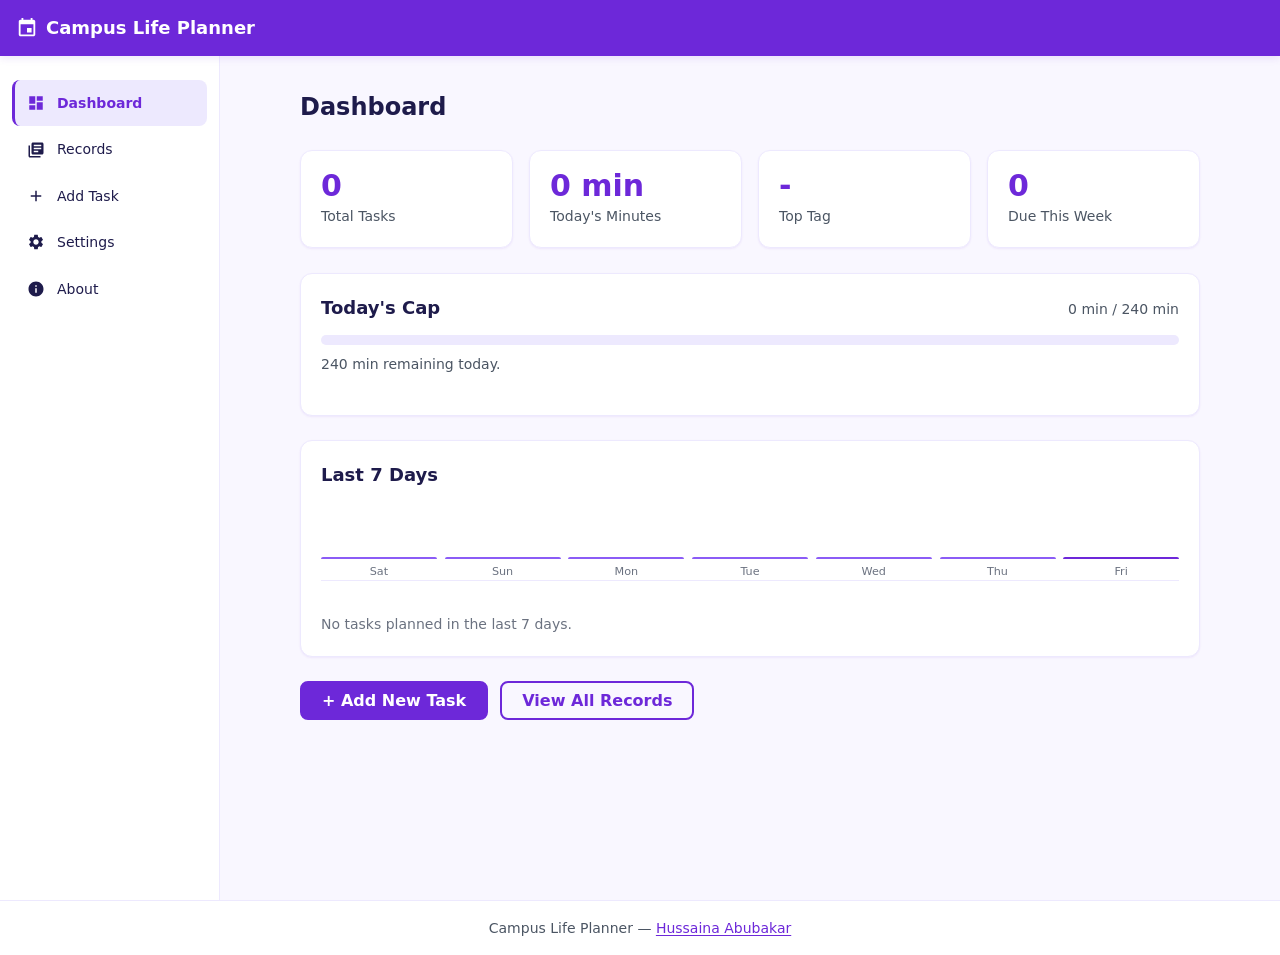
<file: index.html>
<!DOCTYPE html>
<html lang="en">
<head>
  <meta charset="UTF-8">
  <meta name="viewport" content="width=device-width, initial-scale=1.0">
  <meta name="description" content="A campus task and event planner for students. Track assignments, exams, meetings, and events with regex search and a live dashboard.">
  <meta name="theme-color" content="#6D28D9">
  <title>Campus Life Planner</title>
  <link rel="stylesheet" href="styles/base.css">
  <link rel="stylesheet" href="styles/layout.css">
  <link rel="stylesheet" href="styles/components.css">
  <link rel="stylesheet" href="styles/animations.css">
</head>
<body>

  <a class="skip-link" href="#main-content">Skip to main content</a>

  <!-- ===== HEADER ===== -->
  <header class="site-header" role="banner">
    <div class="header-inner">
      <a href="#" class="site-logo" data-section="dashboard" aria-label="Campus Life Planner - go to Dashboard">
        <svg aria-hidden="true" focusable="false" width="22" height="22" viewBox="0 0 24 24" fill="currentColor">
          <path d="M17 12h-5v5h5v-5zM16 1v2H8V1H6v2H5c-1.11 0-1.99.9-1.99 2L3 19c0 1.1.89 2 2 2h14c1.1 0 2-.9 2-2V5c0-1.1-.9-2-2-2h-1V1h-2zm3 18H5V8h14v11z"/>
        </svg>
        Campus Life Planner
      </a>
      <button
        class="menu-toggle"
        aria-expanded="false"
        aria-controls="main-nav"
        aria-label="Open navigation menu"
        type="button"
      >
        <span class="hamburger-bar" aria-hidden="true"></span>
        <span class="hamburger-bar" aria-hidden="true"></span>
        <span class="hamburger-bar" aria-hidden="true"></span>
      </button>
    </div>
  </header>

  <div class="layout-wrapper">

    <!-- ===== NAV ===== -->
    <nav id="main-nav" class="main-nav" role="navigation" aria-label="Main navigation">
      <button class="nav-close" aria-label="Close navigation menu" type="button" hidden>
        <svg aria-hidden="true" focusable="false" width="20" height="20" viewBox="0 0 24 24" fill="currentColor">
          <path d="M19 6.41L17.59 5 12 10.59 6.41 5 5 6.41 10.59 12 5 17.59 6.41 19 12 13.41 17.59 19 19 17.59 13.41 12z"/>
        </svg>
      </button>
      <ul class="nav-list" role="list">
        <li>
          <a href="#" class="nav-link active" data-section="dashboard" aria-current="page">
            <svg aria-hidden="true" focusable="false" width="18" height="18" viewBox="0 0 24 24" fill="currentColor">
              <path d="M3 13h8V3H3v10zm0 8h8v-6H3v6zm10 0h8V11h-8v10zm0-18v6h8V3h-8z"/>
            </svg>
            Dashboard
          </a>
        </li>
        <li>
          <a href="#" class="nav-link" data-section="records">
            <svg aria-hidden="true" focusable="false" width="18" height="18" viewBox="0 0 24 24" fill="currentColor">
              <path d="M4 6H2v14c0 1.1.9 2 2 2h14v-2H4V6zm16-4H8c-1.1 0-2 .9-2 2v12c0 1.1.9 2 2 2h12c1.1 0 2-.9 2-2V4c0-1.1-.9-2-2-2zm-1 9H9V9h10v2zm-4 4H9v-2h6v2zm4-8H9V5h10v2z"/>
            </svg>
            Records
          </a>
        </li>
        <li>
          <a href="#" class="nav-link" data-section="add-edit" id="nav-add-task">
            <svg aria-hidden="true" focusable="false" width="18" height="18" viewBox="0 0 24 24" fill="currentColor">
              <path d="M19 13h-6v6h-2v-6H5v-2h6V5h2v6h6v2z"/>
            </svg>
            Add Task
          </a>
        </li>
        <li>
          <a href="#" class="nav-link" data-section="settings">
            <svg aria-hidden="true" focusable="false" width="18" height="18" viewBox="0 0 24 24" fill="currentColor">
              <path d="M19.14 12.94c.04-.3.06-.61.06-.94 0-.32-.02-.64-.07-.94l2.03-1.58c.18-.14.23-.41.12-.61l-1.92-3.32c-.12-.22-.37-.29-.59-.22l-2.39.96c-.5-.38-1.03-.7-1.62-.94l-.36-2.54c-.04-.24-.24-.41-.48-.41h-3.84c-.24 0-.43.17-.47.41l-.36 2.54c-.59.24-1.13.57-1.62.94l-2.39-.96c-.22-.08-.47 0-.59.22L2.74 8.87c-.12.21-.08.47.12.61l2.03 1.58c-.05.3-.09.63-.09.94s.02.64.07.94l-2.03 1.58c-.18.14-.23.41-.12.61l1.92 3.32c.12.22.37.29.59.22l2.39-.96c.5.38 1.03.7 1.62.94l.36 2.54c.05.24.24.41.48.41h3.84c.24 0 .44-.17.47-.41l.36-2.54c.59-.24 1.13-.56 1.62-.94l2.39.96c.22.08.47 0 .59-.22l1.92-3.32c.12-.22.07-.47-.12-.61l-2.01-1.58zM12 15.6c-1.98 0-3.6-1.62-3.6-3.6s1.62-3.6 3.6-3.6 3.6 1.62 3.6 3.6-1.62 3.6-3.6 3.6z"/>
            </svg>
            Settings
          </a>
        </li>
        <li>
          <a href="#" class="nav-link" data-section="about">
            <svg aria-hidden="true" focusable="false" width="18" height="18" viewBox="0 0 24 24" fill="currentColor">
              <path d="M12 2C6.48 2 2 6.48 2 12s4.48 10 10 10 10-4.48 10-10S17.52 2 12 2zm1 15h-2v-6h2v6zm0-8h-2V7h2v2z"/>
            </svg>
            About
          </a>
        </li>
      </ul>
    </nav>

    <!-- ===== MAIN ===== -->
    <main id="main-content" class="main-content" tabindex="-1">

      <!-- DASHBOARD -->
      <section id="dashboard" class="page-section active" aria-labelledby="dashboard-heading">
        <h1 id="dashboard-heading" class="section-title">Dashboard</h1>

        <div class="stats-grid" role="region" aria-label="Summary statistics">
          <article class="stat-card">
            <span class="stat-value" id="stat-total">0</span>
            <span class="stat-label">Total Tasks</span>
          </article>
          <article class="stat-card">
            <span class="stat-value" id="stat-today">0</span>
            <span class="stat-label" id="stat-today-label">Today's Minutes</span>
          </article>
          <article class="stat-card">
            <span class="stat-value" id="stat-top-tag">-</span>
            <span class="stat-label">Top Tag</span>
          </article>
          <article class="stat-card">
            <span class="stat-value" id="stat-due-week">0</span>
            <span class="stat-label">Due This Week</span>
          </article>
        </div>

        <div class="cap-section" aria-label="Daily duration cap status">
          <div class="cap-header">
            <h2 class="cap-title">Today's Cap</h2>
            <span id="cap-display" class="cap-fraction" aria-hidden="true">0 / - min</span>
          </div>
          <div
            class="cap-bar-track"
            role="progressbar"
            aria-label="Daily cap usage"
            aria-valuenow="0"
            aria-valuemin="0"
            aria-valuemax="100"
            id="cap-progressbar"
          >
            <div class="cap-bar-fill" id="cap-bar-fill"></div>
          </div>
          <div role="status" aria-live="polite" aria-atomic="true" id="cap-status-msg" class="cap-msg"></div>
          <div role="alert" aria-live="assertive" aria-atomic="true" id="cap-alert-msg" class="cap-msg cap-msg--over"></div>
        </div>

        <div class="chart-section" role="region" aria-label="Last 7 days activity">
          <h2 class="chart-title">Last 7 Days</h2>
          <div
            class="bar-chart"
            id="trend-chart"
            role="img"
            aria-label="Bar chart: minutes planned per day over the last 7 days"
            aria-describedby="trend-chart-desc"
          >
            <!-- JS inserts bars here -->
          </div>
          <p class="chart-desc" id="trend-chart-desc" aria-live="polite"></p>
        </div>

        <div class="dashboard-actions">
          <button class="btn btn--primary" data-section="add-edit" type="button">+ Add New Task</button>
          <button class="btn btn--outline" data-section="records" type="button">View All Records</button>
        </div>
      </section>

      <!-- RECORDS -->
      <section id="records" class="page-section" aria-labelledby="records-heading">
        <h1 id="records-heading" class="section-title">Records</h1>

        <div class="records-toolbar">
          <div class="search-group">
            <label for="search-input" class="form-label">Search</label>
            <div class="search-wrap">
              <input
                type="search"
                id="search-input"
                class="input"
                placeholder="e.g. exam|study or @tag:Exam"
                aria-describedby="search-hint search-error"
                autocomplete="off"
                spellcheck="false"
              >
            </div>
            <label class="checkbox-label">
              <input type="checkbox" id="search-case-insensitive" checked>
              Case insensitive
            </label>
            <p id="search-hint" class="field-hint">Regex supported. Use <code>@tag:Name</code> to filter by tag.</p>
            <p id="search-error" class="field-error" role="alert" aria-live="assertive" hidden></p>
          </div>
          <div class="toolbar-btn-group">
            <button class="btn btn--primary btn--sm" data-section="add-edit" type="button">+ Add Task</button>
          </div>
        </div>

        <div class="sort-bar" role="group" aria-label="Sort records">
          <span class="sort-label" id="sort-label">Sort by:</span>
          <button class="sort-btn active" data-sort="dueDate" data-dir="asc" aria-pressed="true" aria-describedby="sort-label" type="button">
            Due Date <span class="sort-arrow" aria-hidden="true">↑</span>
          </button>
          <button class="sort-btn" data-sort="title" data-dir="asc" aria-pressed="false" aria-describedby="sort-label" type="button">
            Title <span class="sort-arrow" aria-hidden="true">↕</span>
          </button>
          <button class="sort-btn" data-sort="duration" data-dir="asc" aria-pressed="false" aria-describedby="sort-label" type="button">
            Duration <span class="sort-arrow" aria-hidden="true">↕</span>
          </button>
        </div>

        <p role="status" aria-live="polite" id="records-count" class="records-count"></p>

        <div id="table-wrapper" class="table-wrapper">
          <!-- Table or empty state inserted by JS -->
        </div>
      </section>

      <!-- ADD / EDIT -->
      <section id="add-edit" class="page-section" aria-labelledby="form-heading">
        <h1 id="form-heading" class="section-title">Add Task</h1>

        <form id="task-form" class="task-form" novalidate>
          <p role="status" aria-live="polite" id="form-status" class="form-status" hidden></p>

          <input type="hidden" id="edit-id">

          <div class="form-group">
            <label for="input-title" class="form-label">
              Title <span class="required-mark" aria-hidden="true">*</span>
            </label>
            <input
              type="text"
              id="input-title"
              name="title"
              class="input"
              required
              maxlength="120"
              aria-required="true"
              aria-describedby="title-hint title-error"
              autocomplete="off"
            >
            <p id="title-hint" class="field-hint">No leading or trailing spaces. Max 120 characters.</p>
            <p id="title-error" class="field-error" role="alert" hidden></p>
          </div>

          <div class="form-row">
            <div class="form-group">
              <label for="input-due-date" class="form-label">
                Due Date <span class="required-mark" aria-hidden="true">*</span>
              </label>
              <input
                type="date"
                id="input-due-date"
                name="dueDate"
                class="input"
                required
                aria-required="true"
                aria-describedby="due-date-error"
              >
              <p id="due-date-error" class="field-error" role="alert" hidden></p>
            </div>

            <div class="form-group">
              <label for="input-duration" class="form-label">
                Duration <span class="required-mark" aria-hidden="true">*</span>
              </label>
              <div class="input-affix-wrap">
                <input
                  type="text"
                  id="input-duration"
                  name="duration"
                  class="input"
                  required
                  inputmode="decimal"
                  placeholder="e.g. 90"
                  aria-required="true"
                  aria-describedby="duration-hint duration-error"
                >
                <span class="input-affix" aria-hidden="true">min</span>
              </div>
              <p id="duration-hint" class="field-hint">Enter minutes. 90 = 1.5 hours.</p>
              <p id="duration-error" class="field-error" role="alert" hidden></p>
            </div>
          </div>

          <div class="form-group">
            <label for="input-tag" class="form-label">
              Tag <span class="required-mark" aria-hidden="true">*</span>
            </label>
            <select
              id="input-tag"
              name="tag"
              class="input select"
              required
              aria-required="true"
              aria-describedby="tag-error"
            >
              <option value="">- Select a tag -</option>
              <!-- Options populated by JS from settings.tags -->
            </select>
            <p id="tag-error" class="field-error" role="alert" hidden></p>
          </div>

          <div class="form-actions">
            <button type="submit" class="btn btn--primary" id="form-submit-btn">Add Task</button>
            <button type="button" class="btn btn--ghost" id="form-cancel-btn" hidden>Cancel</button>
          </div>
        </form>
      </section>

      <!-- SETTINGS -->
      <section id="settings" class="page-section" aria-labelledby="settings-heading">
        <h1 id="settings-heading" class="section-title">Settings</h1>

        <form id="settings-form" class="settings-form" novalidate>

          <fieldset class="settings-group">
            <legend class="settings-legend">Daily Duration Cap</legend>
            <div class="form-group">
              <label for="setting-daily-cap" class="form-label">Cap (minutes per day)</label>
              <div class="input-affix-wrap">
                <input
                  type="number"
                  id="setting-daily-cap"
                  name="dailyCap"
                  class="input"
                  min="0"
                  max="1440"
                  step="1"
                  value="240"
                  aria-describedby="daily-cap-hint"
                >
                <span class="input-affix" aria-hidden="true">min</span>
              </div>
              <p id="daily-cap-hint" class="field-hint">Maximum minutes to plan per day. Set to 0 to disable.</p>
            </div>
          </fieldset>

          <fieldset class="settings-group">
            <legend class="settings-legend">Display Units</legend>
            <div class="radio-group">
              <label class="radio-label">
                <input type="radio" name="displayUnit" value="minutes" checked>
                Minutes
              </label>
              <label class="radio-label">
                <input type="radio" name="displayUnit" value="hours">
                Hours
              </label>
            </div>
            <p class="field-hint">Affects how duration is shown across the app. Input always uses minutes.</p>
          </fieldset>

          <fieldset class="settings-group">
            <legend class="settings-legend">Tags</legend>
            <div id="custom-tags-list" class="tag-chips" aria-label="Current tags" aria-live="polite"></div>
            <div class="form-row form-row--tight">
              <div class="form-group form-group--grow">
                <label for="new-tag-input" class="form-label sr-only">New tag name</label>
                <input
                  type="text"
                  id="new-tag-input"
                  class="input"
                  placeholder="New tag name"
                  aria-describedby="new-tag-hint new-tag-error"
                  maxlength="30"
                >
                <p id="new-tag-hint" class="field-hint sr-only">Letters, spaces, and hyphens only.</p>
                <p id="new-tag-error" class="field-error" role="alert" hidden></p>
              </div>
              <button type="button" class="btn btn--outline btn--sm" id="add-tag-btn">Add Tag</button>
            </div>
          </fieldset>

          <div class="form-actions">
            <button type="submit" class="btn btn--primary" id="settings-save-btn">Save Settings</button>
          </div>
          <p role="status" aria-live="polite" id="settings-status" class="form-status" hidden></p>
        </form>

        <hr class="section-divider">

        <section aria-labelledby="data-mgmt-heading">
          <h2 id="data-mgmt-heading" class="settings-subheading">Data Management</h2>

          <div class="data-actions">
            <div class="data-action-group">
              <h3 class="data-action-title">Import Records</h3>
              <p class="data-action-desc">Load tasks from a JSON file. Must match the required schema.</p>
              <label class="btn btn--outline" for="import-file-input">
                Choose JSON File
                <input
                  type="file"
                  id="import-file-input"
                  accept=".json,application/json"
                  class="sr-only"
                >
              </label>
              <p role="alert" aria-live="assertive" id="import-status" class="import-status" hidden></p>
            </div>

            <div class="data-action-group">
              <h3 class="data-action-title">Export Records</h3>
              <p class="data-action-desc">Download all your tasks as a JSON file.</p>
              <button type="button" class="btn btn--outline" id="export-btn">Export JSON</button>
            </div>

            <div class="data-action-group">
              <h3 class="data-action-title">Reset Data</h3>
              <p class="data-action-desc">Permanently delete all tasks. This cannot be undone.</p>
              <button type="button" class="btn btn--danger" id="reset-btn">Reset All Data</button>
            </div>
          </div>
        </section>
      </section>

      <!-- ABOUT -->
      <section id="about" class="page-section" aria-labelledby="about-heading">
        <h1 id="about-heading" class="section-title">About</h1>

        <div class="about-grid">
          <div class="about-card">
            <h2 class="about-subtitle">What is this?</h2>
            <p>Campus Life Planner is a personal task and event tracker for students. Log study sessions, assignments, exams, and campus events - each with a duration, due date, and tag. It lives entirely in your browser and needs no account or server.</p>
          </div>

          <div class="about-card">
            <h2 class="about-subtitle">Features</h2>
            <ul class="feature-list">
              <li>Add, edit, and delete tasks with duration tracking</li>
              <li>Regex-powered live search with match highlighting</li>
              <li>Sort by date, title, or duration</li>
              <li>Dashboard with 7-day activity trend chart</li>
              <li>Daily duration cap with live notifications</li>
              <li>Minutes ↔ hours unit conversion</li>
              <li>Import and export your data as JSON</li>
              <li>Fully keyboard navigable and screen reader friendly</li>
            </ul>
          </div>

          <div class="about-card">
            <h2 class="about-subtitle">Built by</h2>
            <address>
              <p><strong>Hussaina Abubakar</strong></p>
              <p><a href="mailto:a.hussaina@alustudent.com">a.hussaina@alustudent.com</a></p>
              <p><a href="https://github.com/hussaina3" target="_blank" rel="noopener noreferrer">github.com/hussaina3</a></p>
            </address>
          </div>
        </div>
      </section>

    </main>
  </div>

  <footer class="site-footer" role="contentinfo">
    <p>Campus Life Planner &mdash; <a href="mailto:a.hussaina@alustudent.com">Hussaina Abubakar</a></p>
  </footer>

  <!-- Global ARIA live regions - used by announce() in ui.js for screen reader feedback -->
  <div role="status" aria-live="polite" aria-atomic="true" id="global-status" class="sr-only"></div>
  <div role="alert" aria-live="assertive" aria-atomic="true" id="global-alert" class="sr-only"></div>

  <script type="module" src="scripts/main.js"></script>
</body>
</html>
</file>
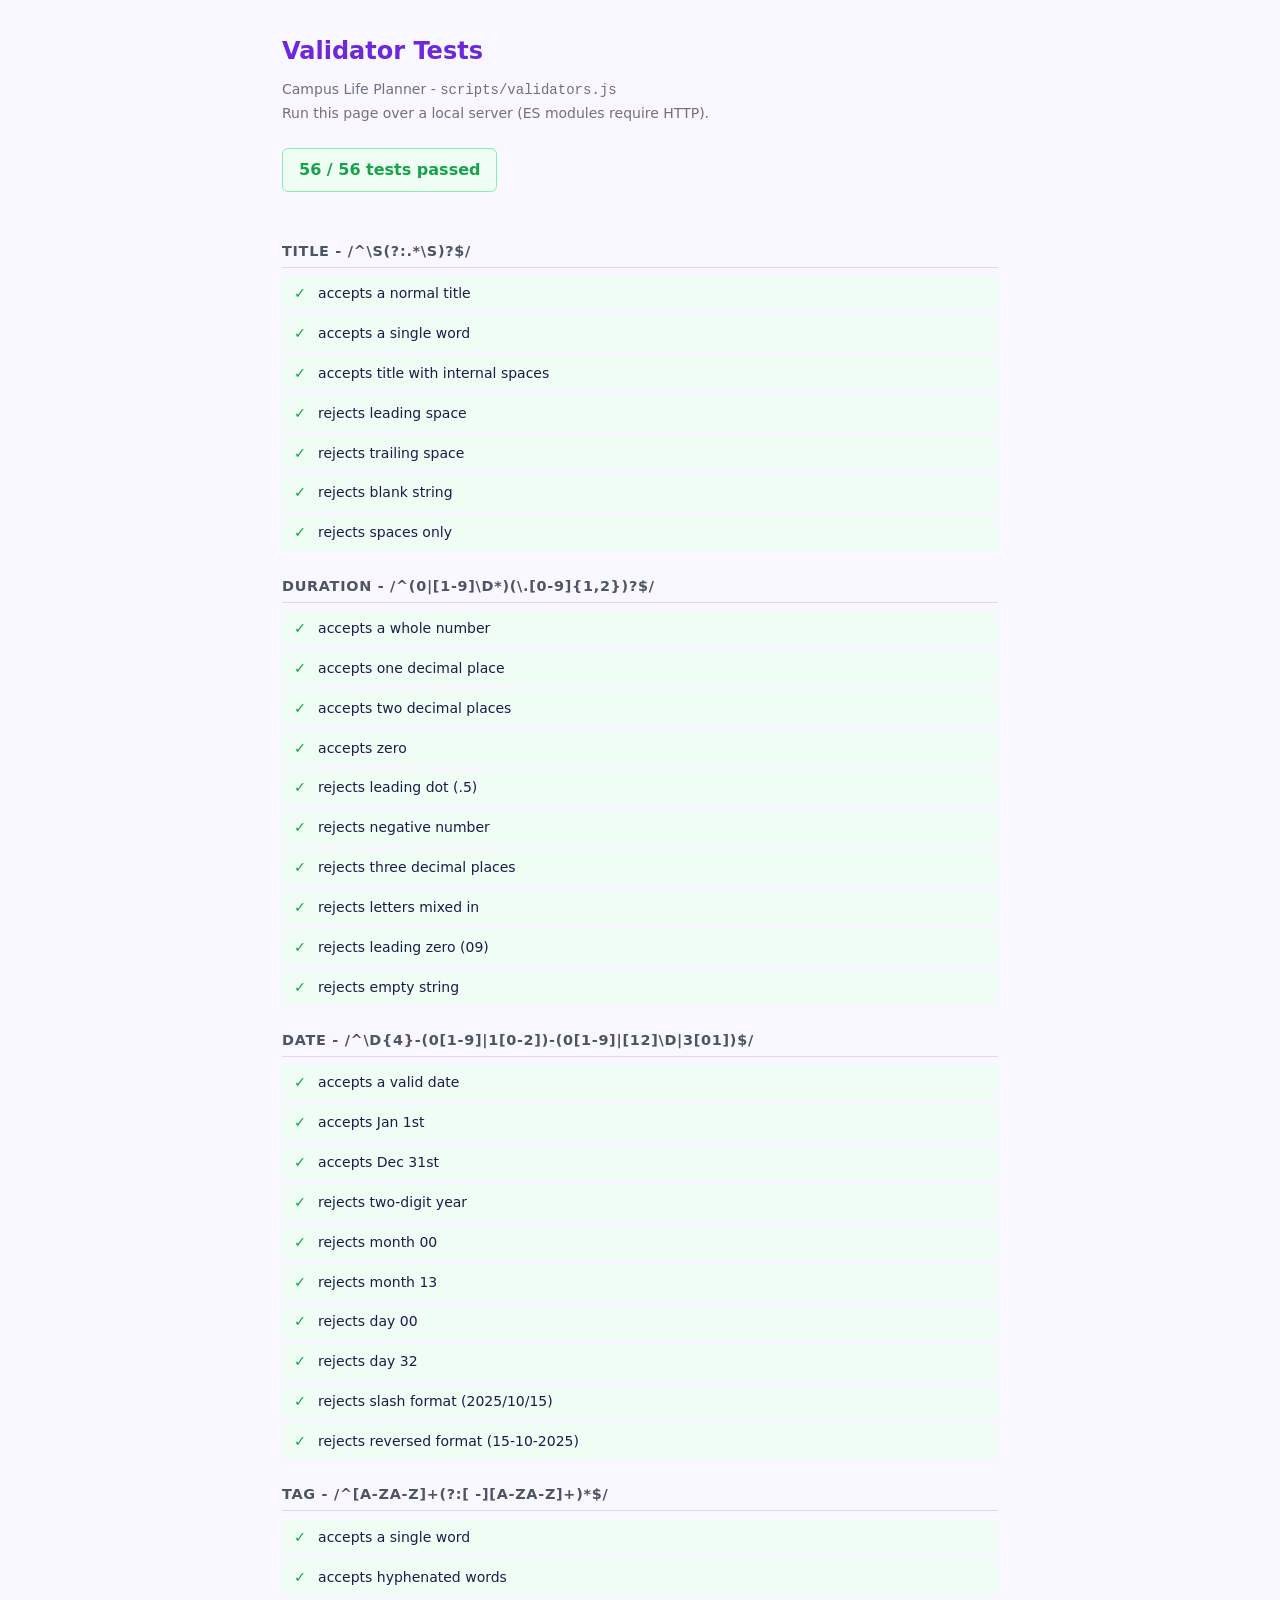
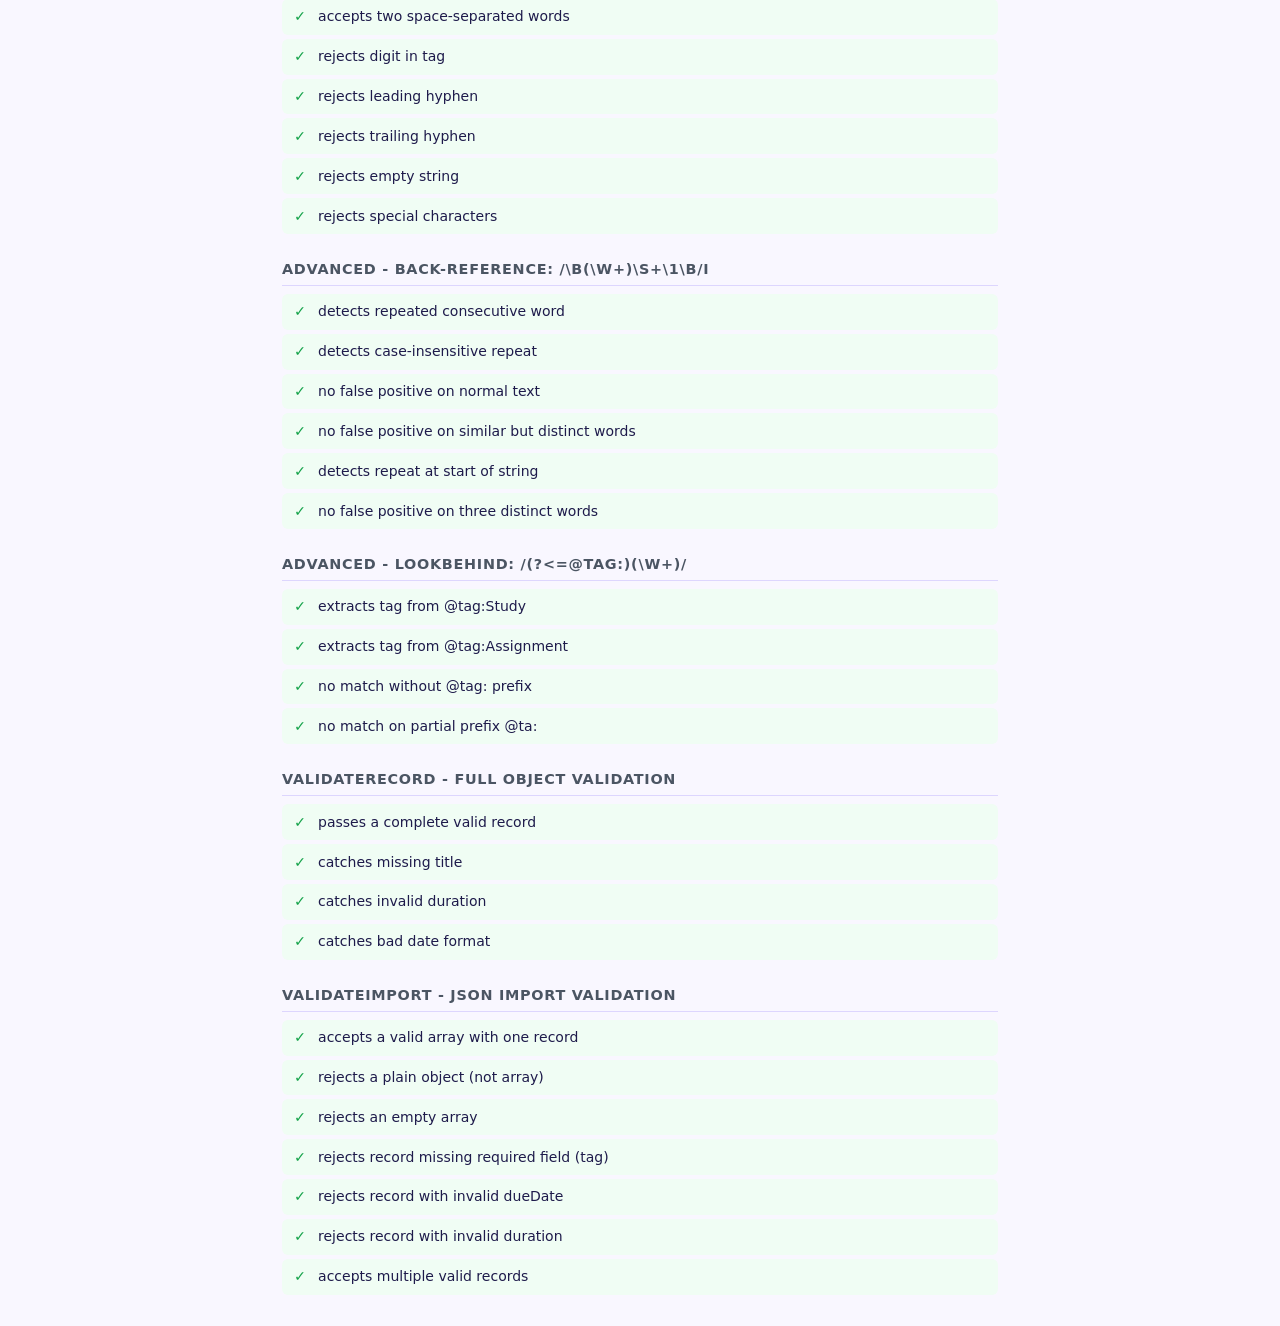
<file: tests.html>
<!DOCTYPE html>
<html lang="en">
<head>
  <meta charset="UTF-8">
  <meta name="viewport" content="width=device-width, initial-scale=1.0">
  <title>Validator Tests - Campus Life Planner</title>
  <style>
    *, *::before, *::after { box-sizing: border-box; margin: 0; padding: 0; }

    body {
      font-family: system-ui, sans-serif;
      font-size: 0.95rem;
      line-height: 1.6;
      color: #1E1B4B;
      background: #F9F7FF;
      padding: 2rem;
      max-width: 780px;
      margin: 0 auto;
    }

    h1 {
      font-size: 1.5rem;
      font-weight: 700;
      margin-bottom: 0.5rem;
      color: #6D28D9;
    }

    .subtitle {
      font-size: 0.875rem;
      color: #6B7280;
      margin-bottom: 1.5rem;
    }

    .summary {
      display: inline-block;
      padding: 0.5rem 1rem;
      border-radius: 6px;
      font-weight: 700;
      font-size: 1rem;
      margin-bottom: 1.5rem;
    }
    .all-pass { background: #F0FDF4; color: #16A34A; border: 1px solid #86EFAC; }
    .has-fail  { background: #FEF2F2; color: #DC2626; border: 1px solid #FCA5A5; }

    h2 {
      font-size: 0.9rem;
      font-weight: 700;
      text-transform: uppercase;
      letter-spacing: 0.05em;
      color: #4B5563;
      margin: 1.5rem 0 0.5rem;
      padding-bottom: 0.25rem;
      border-bottom: 1px solid #DDD6FE;
    }

    .test-list {
      list-style: none;
      display: flex;
      flex-direction: column;
      gap: 0.25rem;
    }

    .test-row {
      display: flex;
      align-items: baseline;
      gap: 0.75rem;
      padding: 0.4rem 0.75rem;
      border-radius: 6px;
      font-size: 0.875rem;
    }
    .test-row.pass { background: #F0FDF4; }
    .test-row.fail { background: #FEF2F2; }

    .badge {
      font-weight: 700;
      font-size: 0.9rem;
      flex-shrink: 0;
    }
    .pass .badge { color: #16A34A; }
    .fail .badge { color: #DC2626; }

    .desc { flex: 1; }

    .err {
      font-size: 0.8rem;
      color: #DC2626;
      font-style: italic;
    }

    .group-header {
      font-size: 0.9rem;
      font-weight: 700;
      text-transform: uppercase;
      letter-spacing: 0.05em;
      color: #4B5563;
      margin: 1.5rem 0 0.5rem;
      padding-bottom: 0.25rem;
      border-bottom: 1px solid #DDD6FE;
    }
  </style>
</head>
<body>
  <h1>Validator Tests</h1>
  <p class="subtitle">
    Campus Life Planner - <code>scripts/validators.js</code><br>
    Run this page over a local server (ES modules require HTTP).
  </p>

  <div id="summary"></div>
  <div id="results"></div>

  <script type="module">
    import {
      validate,
      validateRecord,
      hasDuplicateWords,
      validateImport,
      DUPLICATE_WORD_RE,
      TAG_FILTER_RE
    } from './scripts/validators.js';

    // ---- Minimal test runner ----

    const results = [];
    let currentGroup = '';

    function group(name) {
      currentGroup = name;
    }

    function test(desc, fn) {
      try {
        fn();
        results.push({ group: currentGroup, desc, passed: true });
      } catch (e) {
        results.push({ group: currentGroup, desc, passed: false, error: e.message });
      }
    }

    function assert(condition, msg = 'Assertion failed') {
      if (!condition) throw new Error(msg);
    }

    function eq(actual, expected, msg) {
      if (actual !== expected) {
        throw new Error(msg || `Expected ${JSON.stringify(expected)}, got ${JSON.stringify(actual)}`);
      }
    }

    // ---- Title ----
    group('Title - /^\\S(?:.*\\S)?$/');

    test('accepts a normal title', () => eq(validate('title', 'Study for midterm'), null));
    test('accepts a single word', () => eq(validate('title', 'Exam'), null));
    test('accepts title with internal spaces', () => eq(validate('title', 'COMP101 final exam'), null));
    test('rejects leading space', () => assert(validate('title', ' Study') !== null));
    test('rejects trailing space', () => assert(validate('title', 'Study ') !== null));
    test('rejects blank string', () => assert(validate('title', '') !== null));
    test('rejects spaces only', () => assert(validate('title', '   ') !== null));

    // ---- Duration ----
    group('Duration - /^(0|[1-9]\\d*)(\\.[0-9]{1,2})?$/');

    test('accepts a whole number', () => eq(validate('duration', '90'), null));
    test('accepts one decimal place', () => eq(validate('duration', '1.5'), null));
    test('accepts two decimal places', () => eq(validate('duration', '45.25'), null));
    test('accepts zero', () => eq(validate('duration', '0'), null));
    test('rejects leading dot (.5)', () => assert(validate('duration', '.5') !== null));
    test('rejects negative number', () => assert(validate('duration', '-10') !== null));
    test('rejects three decimal places', () => assert(validate('duration', '1.234') !== null));
    test('rejects letters mixed in', () => assert(validate('duration', '90min') !== null));
    test('rejects leading zero (09)', () => assert(validate('duration', '09') !== null));
    test('rejects empty string', () => assert(validate('duration', '') !== null));

    // ---- Date ----
    group('Date - /^\\d{4}-(0[1-9]|1[0-2])-(0[1-9]|[12]\\d|3[01])$/');

    test('accepts a valid date', () => eq(validate('date', '2025-10-15'), null));
    test('accepts Jan 1st', () => eq(validate('date', '2025-01-01'), null));
    test('accepts Dec 31st', () => eq(validate('date', '2025-12-31'), null));
    test('rejects two-digit year', () => assert(validate('date', '25-10-15') !== null));
    test('rejects month 00', () => assert(validate('date', '2025-00-15') !== null));
    test('rejects month 13', () => assert(validate('date', '2025-13-01') !== null));
    test('rejects day 00', () => assert(validate('date', '2025-01-00') !== null));
    test('rejects day 32', () => assert(validate('date', '2025-01-32') !== null));
    test('rejects slash format (2025/10/15)', () => assert(validate('date', '2025/10/15') !== null));
    test('rejects reversed format (15-10-2025)', () => assert(validate('date', '15-10-2025') !== null));

    // ---- Tag ----
    group('Tag - /^[A-Za-z]+(?:[ -][A-Za-z]+)*$/');

    test('accepts a single word', () => eq(validate('tag', 'Study'), null));
    test('accepts hyphenated words', () => eq(validate('tag', 'Self-Care'), null));
    test('accepts two space-separated words', () => eq(validate('tag', 'Group Work'), null));
    test('rejects digit in tag', () => assert(validate('tag', 'Study1') !== null));
    test('rejects leading hyphen', () => assert(validate('tag', '-Study') !== null));
    test('rejects trailing hyphen', () => assert(validate('tag', 'Study-') !== null));
    test('rejects empty string', () => assert(validate('tag', '') !== null));
    test('rejects special characters', () => assert(validate('tag', 'Study!') !== null));

    // ---- Advanced: back-reference duplicate words ----
    group('Advanced - back-reference: /\\b(\\w+)\\s+\\1\\b/i');

    test('detects repeated consecutive word', () => assert(hasDuplicateWords('study study session')));
    test('detects case-insensitive repeat', () => assert(hasDuplicateWords('the The exam')));
    test('no false positive on normal text', () => assert(!hasDuplicateWords('Study for COMP101')));
    test('no false positive on similar but distinct words', () => assert(!hasDuplicateWords('studying studied')));
    test('detects repeat at start of string', () => assert(hasDuplicateWords('exam exam prep')));
    test('no false positive on three distinct words', () => assert(!hasDuplicateWords('meet the team')));

    // ---- Advanced: lookbehind tag filter ----
    group('Advanced - lookbehind: /(?<=@tag:)(\\w+)/');

    test('extracts tag from @tag:Study', () => {
      const m = '@tag:Study'.match(TAG_FILTER_RE);
      assert(m !== null, 'no match');
      eq(m[0], 'Study');
    });
    test('extracts tag from @tag:Assignment', () => {
      const m = '@tag:Assignment'.match(TAG_FILTER_RE);
      assert(m !== null, 'no match');
      eq(m[0], 'Assignment');
    });
    test('no match without @tag: prefix', () => {
      assert('Study'.match(TAG_FILTER_RE) === null);
    });
    test('no match on partial prefix @ta:', () => {
      assert('@ta:Study'.match(TAG_FILTER_RE) === null);
    });

    // ---- validateRecord ----
    group('validateRecord - full object validation');

    test('passes a complete valid record', () => {
      const errs = validateRecord({ title: 'Study session', dueDate: '2025-10-01', duration: '90', tag: 'Study' });
      eq(Object.keys(errs).length, 0);
    });
    test('catches missing title', () => {
      const errs = validateRecord({ title: '', dueDate: '2025-10-01', duration: '90', tag: 'Study' });
      assert('title' in errs);
    });
    test('catches invalid duration', () => {
      const errs = validateRecord({ title: 'Test', dueDate: '2025-10-01', duration: '-5', tag: 'Study' });
      assert('duration' in errs);
    });
    test('catches bad date format', () => {
      const errs = validateRecord({ title: 'Test', dueDate: '01/10/2025', duration: '30', tag: 'Study' });
      assert('date' in errs);
    });

    // ---- validateImport ----
    group('validateImport - JSON import validation');

    const goodRecord = {
      id: 'rec_0001', title: 'Test task', dueDate: '2025-10-01',
      duration: 60, tag: 'Study', createdAt: '2025-09-01T10:00:00Z', updatedAt: '2025-09-01T10:00:00Z'
    };

    test('accepts a valid array with one record', () => {
      assert(validateImport([goodRecord]).valid);
    });
    test('rejects a plain object (not array)', () => {
      assert(!validateImport({}).valid);
    });
    test('rejects an empty array', () => {
      assert(!validateImport([]).valid);
    });
    test('rejects record missing required field (tag)', () => {
      const bad = { ...goodRecord };
      delete bad.tag;
      assert(!validateImport([bad]).valid);
    });
    test('rejects record with invalid dueDate', () => {
      assert(!validateImport([{ ...goodRecord, dueDate: '01-10-2025' }]).valid);
    });
    test('rejects record with invalid duration', () => {
      assert(!validateImport([{ ...goodRecord, duration: -5 }]).valid);
    });
    test('accepts multiple valid records', () => {
      const r2 = { ...goodRecord, id: 'rec_0002', title: 'Another task', dueDate: '2025-11-01' };
      assert(validateImport([goodRecord, r2]).valid);
    });

    // ---- Render results ----

    const passed = results.filter(r => r.passed).length;
    const total = results.length;

    document.getElementById('summary').innerHTML = `
      <p class="summary ${passed === total ? 'all-pass' : 'has-fail'}">
        ${passed} / ${total} tests passed
      </p>
    `;

    // Group by section
    const groups = [...new Set(results.map(r => r.group))];
    const html = groups.map(g => {
      const rows = results
        .filter(r => r.group === g)
        .map(r => `
          <li class="test-row ${r.passed ? 'pass' : 'fail'}">
            <span class="badge">${r.passed ? '✓' : '✗'}</span>
            <span class="desc">${r.desc}</span>
            ${r.error ? `<span class="err">${r.error}</span>` : ''}
          </li>
        `).join('');
      return `
        <div class="group-header">${g}</div>
        <ul class="test-list">${rows}</ul>
      `;
    }).join('');

    document.getElementById('results').innerHTML = html;
  </script>
</body>
</html>
</file>
<file: styles/base.css>
/* ============================================================
   Base - CSS custom properties, reset, typography, utilities
   ============================================================ */

:root {
  /* Purple theme */
  --color-primary:       #6D28D9;
  --color-primary-hover: #5B21B6;
  --color-primary-active:#4C1D95;
  --color-primary-light: #EDE9FE;
  --color-primary-mid:   #DDD6FE;
  --color-accent:        #8B5CF6;

  /* Text */
  --color-text:          #1E1B4B;
  --color-text-secondary:#4B5563;
  --color-text-muted:    #6B7280;
  --color-text-on-primary: #FFFFFF;

  /* Surfaces */
  --color-bg:            #F9F7FF;
  --color-surface:       #FFFFFF;
  --color-surface-alt:   #F5F3FF;

  /* Borders */
  --color-border:        #C4B5FD;
  --color-border-light:  #EDE9FE;

  /* Semantic */
  --color-error:         #DC2626;
  --color-error-bg:      #FEF2F2;
  --color-success:       #16A34A;
  --color-success-bg:    #F0FDF4;
  --color-warning:       #D97706;

  /* Search highlight - warm yellow, dark text for contrast */
  --color-mark-bg:       #FDE68A;
  --color-mark-text:     #1E1B4B;

  /* Spacing scale */
  --space-1: 0.25rem;
  --space-2: 0.5rem;
  --space-3: 0.75rem;
  --space-4: 1rem;
  --space-5: 1.25rem;
  --space-6: 1.5rem;
  --space-8: 2rem;
  --space-10: 2.5rem;
  --space-12: 3rem;

  /* Type */
  --font-sans: system-ui, -apple-system, 'Segoe UI', Roboto, sans-serif;
  --font-mono: 'Courier New', Courier, monospace;
  --text-sm:   0.875rem;
  --text-base: 1rem;
  --text-lg:   1.125rem;
  --text-xl:   1.25rem;
  --text-2xl:  1.5rem;
  --text-3xl:  1.875rem;

  /* Shape */
  --radius-sm: 4px;
  --radius:    8px;
  --radius-lg: 12px;
  --radius-full: 9999px;

  /* Elevation */
  --shadow-sm: 0 1px 2px rgba(109,40,217,0.08);
  --shadow:    0 2px 8px rgba(109,40,217,0.12);
  --shadow-lg: 0 4px 20px rgba(109,40,217,0.15);

  /* Layout */
  --header-height: 56px;
  --nav-width-desktop: 220px;
  --content-max-width: 900px;

  /* Transition */
  --transition-fast: 150ms ease;
  --transition-base: 250ms ease;
}

/* ---- Reset ---- */

*, *::before, *::after {
  box-sizing: border-box;
  margin: 0;
  padding: 0;
}

html {
  scroll-behavior: smooth;
}

body {
  font-family: var(--font-sans);
  font-size: var(--text-base);
  line-height: 1.6;
  color: var(--color-text);
  background-color: var(--color-bg);
  -webkit-font-smoothing: antialiased;
}

img, svg {
  display: block;
  max-width: 100%;
}

ul, ol {
  list-style: none;
}

a {
  color: var(--color-primary);
  text-decoration: underline;
  text-underline-offset: 2px;
}

a:hover {
  color: var(--color-primary-hover);
}

button {
  cursor: pointer;
  font-family: inherit;
  font-size: inherit;
  border: none;
  background: none;
}

input, select, textarea {
  font-family: inherit;
  font-size: inherit;
}

code {
  font-family: var(--font-mono);
  font-size: 0.875em;
  background: var(--color-primary-light);
  padding: 0.1em 0.35em;
  border-radius: var(--radius-sm);
}

hr {
  border: none;
  border-top: 1px solid var(--color-border-light);
}

/* ---- Focus ---- */

:focus-visible {
  outline: 2px solid var(--color-primary);
  outline-offset: 2px;
}

/* ---- Utilities ---- */

.sr-only {
  position: absolute;
  width: 1px;
  height: 1px;
  padding: 0;
  margin: -1px;
  overflow: hidden;
  clip: rect(0, 0, 0, 0);
  white-space: nowrap;
  border: 0;
}

.skip-link {
  position: absolute;
  top: -100px;
  left: var(--space-4);
  z-index: 9999;
  padding: var(--space-2) var(--space-4);
  background: var(--color-primary);
  color: var(--color-text-on-primary);
  border-radius: var(--radius);
  font-weight: 600;
  text-decoration: none;
  transition: top var(--transition-fast);
}

.skip-link:focus {
  top: var(--space-4);
  outline: 2px solid #FFF;
  outline-offset: 2px;
}

mark {
  background-color: var(--color-mark-bg);
  color: var(--color-mark-text);
  border-radius: 2px;
  padding: 0 1px;
}

/* ---- Typography helpers ---- */

.section-title {
  font-size: var(--text-2xl);
  font-weight: 700;
  color: var(--color-text);
  margin-bottom: var(--space-6);
}

.section-divider {
  margin: var(--space-8) 0;
}

.field-hint {
  font-size: var(--text-sm);
  color: var(--color-text-muted);
  margin-top: var(--space-1);
}

.field-error {
  font-size: var(--text-sm);
  color: var(--color-error);
  margin-top: var(--space-1);
}

.field-error[hidden] {
  display: none;
}

.required-mark {
  color: var(--color-error);
  margin-left: 2px;
}

.form-status {
  padding: var(--space-2) var(--space-3);
  border-radius: var(--radius-sm);
  font-size: var(--text-sm);
  margin-bottom: var(--space-4);
}

.form-status[hidden] {
  display: none;
}

.form-status.is-success {
  background: var(--color-success-bg);
  color: var(--color-success);
}

.form-status.is-error {
  background: var(--color-error-bg);
  color: var(--color-error);
}
</file>
<file: styles/layout.css>
/* ============================================================
   Layout - header, nav, main wrapper, section display
   Mobile-first: base styles target ~360px, scaled up
   ============================================================ */

/* ---- Header ---- */

.site-header {
  position: sticky;
  top: 0;
  z-index: 200;
  height: var(--header-height);
  background: var(--color-primary);
  color: var(--color-text-on-primary);
  box-shadow: var(--shadow);
}

.header-inner {
  display: flex;
  align-items: center;
  justify-content: space-between;
  height: 100%;
  padding: 0 var(--space-4);
  max-width: 100%;
}

.site-logo {
  display: flex;
  align-items: center;
  gap: var(--space-2);
  color: var(--color-text-on-primary);
  text-decoration: none;
  font-weight: 700;
  font-size: var(--text-lg);
  line-height: 1;
}

.site-logo:hover {
  color: var(--color-primary-light);
}

.site-logo:focus-visible {
  outline-color: #FFF;
}

/* ---- Hamburger ---- */

.menu-toggle {
  display: flex;
  flex-direction: column;
  justify-content: space-between;
  width: 28px;
  height: 20px;
  padding: 0;
  background: none;
  border: none;
  cursor: pointer;
}

.hamburger-bar {
  display: block;
  width: 100%;
  height: 2px;
  background: var(--color-text-on-primary);
  border-radius: 2px;
  transition: transform var(--transition-fast), opacity var(--transition-fast);
}

.menu-toggle[aria-expanded="true"] .hamburger-bar:nth-child(1) {
  transform: translateY(9px) rotate(45deg);
}
.menu-toggle[aria-expanded="true"] .hamburger-bar:nth-child(2) {
  opacity: 0;
}
.menu-toggle[aria-expanded="true"] .hamburger-bar:nth-child(3) {
  transform: translateY(-9px) rotate(-45deg);
}

.menu-toggle:focus-visible {
  outline: 2px solid #FFF;
  outline-offset: 4px;
  border-radius: var(--radius-sm);
}

/* ---- Layout wrapper (nav + main side by side on desktop) ---- */

.layout-wrapper {
  display: flex;
  flex-direction: column;
  min-height: calc(100vh - var(--header-height));
}

/* ---- Nav - mobile: full-screen overlay ---- */

.main-nav {
  display: none;
  position: fixed;
  inset: 0;
  top: var(--header-height);
  z-index: 150;
  background: var(--color-surface);
  padding: var(--space-4);
  border-top: 1px solid var(--color-border-light);
  overflow-y: auto;
  animation: slideDown var(--transition-base) ease;
}

.main-nav.is-open {
  display: block;
}

.nav-close {
  display: flex;
  align-items: center;
  margin-bottom: var(--space-4);
  padding: var(--space-2);
  color: var(--color-text-secondary);
  border-radius: var(--radius-sm);
  margin-left: auto;
}

.nav-close:hover {
  background: var(--color-surface-alt);
}

.nav-list {
  display: flex;
  flex-direction: column;
  gap: var(--space-1);
}

.nav-link {
  display: flex;
  align-items: center;
  gap: var(--space-3);
  padding: var(--space-3) var(--space-4);
  border-radius: var(--radius);
  color: var(--color-text);
  text-decoration: none;
  font-weight: 500;
  transition: background var(--transition-fast), color var(--transition-fast);
}

.nav-link:hover {
  background: var(--color-primary-light);
  color: var(--color-primary);
}

.nav-link.active {
  background: var(--color-primary-light);
  color: var(--color-primary);
  font-weight: 600;
}

/* ---- Main content area ---- */

.main-content {
  flex: 1;
  padding: var(--space-6) var(--space-4);
  outline: none; /* receives focus programmatically */
}

/* ---- Section display ---- */

.page-section {
  display: none;
  max-width: var(--content-max-width);
  margin: 0 auto;
  animation: fadeIn var(--transition-base);
}

.page-section.active {
  display: block;
}

/* ---- Footer ---- */

.site-footer {
  background: var(--color-surface);
  border-top: 1px solid var(--color-border-light);
  padding: var(--space-4);
  text-align: center;
  font-size: var(--text-sm);
  color: var(--color-text-secondary);
}

.site-footer a {
  color: var(--color-primary);
}

/* ============================================================
   Tablet - 768px+
   Nav becomes a horizontal bar below the header
   ============================================================ */

@media (min-width: 768px) {
  .menu-toggle {
    display: none;
  }

  .layout-wrapper {
    flex-direction: column;
  }

  .main-nav {
    display: block !important; /* override hidden state */
    position: static;
    animation: none;
    background: var(--color-surface);
    border-bottom: 1px solid var(--color-border-light);
    border-top: none;
    padding: 0 var(--space-4);
  }

  .nav-close {
    display: none;
  }

  .nav-list {
    flex-direction: row;
    gap: 0;
    flex-wrap: wrap;
  }

  .nav-link {
    padding: var(--space-3) var(--space-4);
    border-radius: 0;
    border-bottom: 3px solid transparent;
    font-size: var(--text-sm);
  }

  .nav-link.active {
    background: none;
    border-bottom-color: var(--color-primary);
    color: var(--color-primary);
  }

  .nav-link:hover {
    background: var(--color-primary-light);
    border-bottom-color: var(--color-primary-mid);
  }

  .main-content {
    padding: var(--space-8) var(--space-6);
  }
}

/* ============================================================
   Desktop - 1024px+
   Nav becomes a fixed left sidebar
   ============================================================ */

@media (min-width: 1024px) {
  .layout-wrapper {
    flex-direction: row;
    align-items: flex-start;
  }

  .main-nav {
    position: sticky;
    top: var(--header-height);
    width: var(--nav-width-desktop);
    min-width: var(--nav-width-desktop);
    height: calc(100vh - var(--header-height));
    border-bottom: none;
    border-right: 1px solid var(--color-border-light);
    padding: var(--space-6) var(--space-3);
    overflow-y: auto;
  }

  .nav-list {
    flex-direction: column;
  }

  .nav-link {
    border-bottom: none;
    border-left: 3px solid transparent;
    border-radius: var(--radius);
    padding: var(--space-3) var(--space-3);
  }

  .nav-link.active {
    background: var(--color-primary-light);
    border-left-color: var(--color-primary);
    color: var(--color-primary);
  }

  .nav-link:hover {
    background: var(--color-primary-light);
    border-left-color: var(--color-primary-mid);
  }

  .main-content {
    flex: 1;
    padding: var(--space-8);
    min-width: 0; /* prevent flex overflow */
  }
}
</file>
<file: styles/components.css>
/* ============================================================
   Components - buttons, inputs, forms, cards, table, stats,
   chart, tags, badges, empty state
   ============================================================ */

/* ---- Buttons ---- */

.btn {
  display: inline-flex;
  align-items: center;
  justify-content: center;
  gap: var(--space-2);
  padding: var(--space-2) var(--space-5);
  border-radius: var(--radius);
  font-weight: 600;
  font-size: var(--text-base);
  text-decoration: none;
  transition: background var(--transition-fast), color var(--transition-fast),
              border-color var(--transition-fast), box-shadow var(--transition-fast);
  border: 2px solid transparent;
  white-space: nowrap;
  cursor: pointer;
}

.btn--primary {
  background: var(--color-primary);
  color: var(--color-text-on-primary);
  border-color: var(--color-primary);
}
.btn--primary:hover {
  background: var(--color-primary-hover);
  border-color: var(--color-primary-hover);
}
.btn--primary:active {
  background: var(--color-primary-active);
}

.btn--outline {
  background: transparent;
  color: var(--color-primary);
  border-color: var(--color-primary);
}
.btn--outline:hover {
  background: var(--color-primary-light);
}

.btn--ghost {
  background: transparent;
  color: var(--color-text-secondary);
  border-color: var(--color-border);
}
.btn--ghost:hover {
  background: var(--color-surface-alt);
}

.btn--danger {
  background: var(--color-error);
  color: #FFF;
  border-color: var(--color-error);
}
.btn--danger:hover {
  background: #B91C1C;
  border-color: #B91C1C;
}

.btn--sm {
  padding: var(--space-1) var(--space-4);
  font-size: var(--text-sm);
}

.btn--icon {
  padding: var(--space-2);
  min-width: 36px;
}

/* ---- Inputs ---- */

.input {
  width: 100%;
  padding: var(--space-2) var(--space-3);
  border: 2px solid var(--color-border);
  border-radius: var(--radius);
  background: var(--color-surface);
  color: var(--color-text);
  font-size: var(--text-base);
  transition: border-color var(--transition-fast), box-shadow var(--transition-fast);
}

.input:focus {
  outline: none;
  border-color: var(--color-primary);
  box-shadow: 0 0 0 3px rgba(109,40,217,0.15);
}

.input:invalid:not(:placeholder-shown) {
  border-color: var(--color-error);
}

.input.is-invalid {
  border-color: var(--color-error);
  animation: shake 0.35s ease;
}

.input.is-valid {
  border-color: var(--color-success);
}

.select {
  appearance: none;
  background-image: url("data:image/svg+xml,%3Csvg xmlns='http://www.w3.org/2000/svg' width='12' height='12' viewBox='0 0 24 24' fill='%236D28D9'%3E%3Cpath d='M7 10l5 5 5-5z'/%3E%3C/svg%3E");
  background-repeat: no-repeat;
  background-position: right var(--space-3) center;
  padding-right: var(--space-8);
}

.input-affix-wrap {
  position: relative;
  display: flex;
  align-items: center;
}

.input-affix-wrap .input {
  padding-right: 3rem;
}

.input-affix {
  position: absolute;
  right: var(--space-3);
  color: var(--color-text-muted);
  font-size: var(--text-sm);
  pointer-events: none;
}

/* ---- Form layout ---- */

.form-group {
  display: flex;
  flex-direction: column;
  gap: var(--space-1);
  margin-bottom: var(--space-5);
}

.form-group--grow {
  flex: 1;
}

.form-label {
  font-weight: 600;
  font-size: var(--text-sm);
  color: var(--color-text);
}

.form-row {
  display: flex;
  flex-direction: column;
  gap: var(--space-4);
}

.form-row--tight {
  flex-direction: row;
  align-items: flex-end;
  gap: var(--space-2);
}

.form-actions {
  display: flex;
  gap: var(--space-3);
  flex-wrap: wrap;
  margin-top: var(--space-6);
}

.task-form,
.settings-form {
  max-width: 560px;
}

@media (min-width: 768px) {
  .form-row {
    flex-direction: row;
  }
  .form-row .form-group {
    flex: 1;
    margin-bottom: 0;
  }
}

/* ---- Checkbox / Radio ---- */

.checkbox-label,
.radio-label {
  display: inline-flex;
  align-items: center;
  gap: var(--space-2);
  font-size: var(--text-sm);
  cursor: pointer;
  margin-top: var(--space-2);
}

.checkbox-label input[type="checkbox"],
.radio-label input[type="radio"] {
  width: 16px;
  height: 16px;
  accent-color: var(--color-primary);
  cursor: pointer;
}

.radio-group {
  display: flex;
  gap: var(--space-6);
  flex-wrap: wrap;
}

/* ---- Stats grid ---- */

.stats-grid {
  display: grid;
  grid-template-columns: repeat(2, 1fr);
  gap: var(--space-4);
  margin-bottom: var(--space-6);
}

.stat-card {
  background: var(--color-surface);
  border: 1px solid var(--color-border-light);
  border-radius: var(--radius-lg);
  padding: var(--space-5) var(--space-5);
  display: flex;
  flex-direction: column;
  align-items: flex-start;
  gap: var(--space-1);
  box-shadow: var(--shadow-sm);
  transition: box-shadow var(--transition-fast);
}

.stat-card:hover {
  box-shadow: var(--shadow);
}

.stat-value {
  font-size: var(--text-3xl);
  font-weight: 700;
  color: var(--color-primary);
  line-height: 1;
}

.stat-label {
  font-size: var(--text-sm);
  color: var(--color-text-secondary);
  font-weight: 500;
}

@media (min-width: 640px) {
  .stats-grid {
    grid-template-columns: repeat(4, 1fr);
  }
}

/* ---- Cap section ---- */

.cap-section {
  background: var(--color-surface);
  border: 1px solid var(--color-border-light);
  border-radius: var(--radius-lg);
  padding: var(--space-5);
  margin-bottom: var(--space-6);
  box-shadow: var(--shadow-sm);
}

.cap-header {
  display: flex;
  align-items: baseline;
  justify-content: space-between;
  margin-bottom: var(--space-3);
}

.cap-title {
  font-size: var(--text-lg);
  font-weight: 600;
  color: var(--color-text);
}

.cap-fraction {
  font-size: var(--text-sm);
  color: var(--color-text-secondary);
  font-weight: 500;
}

.cap-bar-track {
  height: 10px;
  background: var(--color-primary-light);
  border-radius: var(--radius-full);
  overflow: hidden;
  margin-bottom: var(--space-2);
}

.cap-bar-fill {
  height: 100%;
  background: var(--color-primary);
  border-radius: var(--radius-full);
  transition: width var(--transition-base), background var(--transition-base);
  width: 0;
}

.cap-bar-fill.is-over {
  background: var(--color-error);
}

.cap-msg {
  font-size: var(--text-sm);
  min-height: 1.4em;
  color: var(--color-text-secondary);
}

.cap-msg--over {
  color: var(--color-error);
  font-weight: 600;
}

/* ---- 7-day chart ---- */

.chart-section {
  background: var(--color-surface);
  border: 1px solid var(--color-border-light);
  border-radius: var(--radius-lg);
  padding: var(--space-5);
  margin-bottom: var(--space-6);
  box-shadow: var(--shadow-sm);
}

.chart-title {
  font-size: var(--text-lg);
  font-weight: 600;
  margin-bottom: var(--space-4);
}

.bar-chart {
  display: flex;
  align-items: flex-end;
  gap: var(--space-2);
  height: 100px;
  padding-bottom: var(--space-6);
  position: relative;
}

.bar-chart::after {
  content: '';
  position: absolute;
  bottom: var(--space-6);
  left: 0;
  right: 0;
  height: 1px;
  background: var(--color-border-light);
}

.chart-bar-wrap {
  flex: 1;
  display: flex;
  flex-direction: column;
  align-items: center;
  gap: var(--space-1);
  height: 100%;
  justify-content: flex-end;
}

.chart-bar {
  width: 100%;
  min-height: 2px;
  background: var(--color-accent);
  border-radius: var(--radius-sm) var(--radius-sm) 0 0;
  transition: height var(--transition-base);
}

.chart-bar.is-today {
  background: var(--color-primary);
}

.chart-bar-label {
  font-size: 0.7rem;
  color: var(--color-text-muted);
  text-align: center;
  white-space: nowrap;
}

.chart-desc {
  font-size: var(--text-sm);
  color: var(--color-text-muted);
  margin-top: var(--space-2);
}

/* ---- Dashboard actions ---- */

.dashboard-actions {
  display: flex;
  gap: var(--space-3);
  flex-wrap: wrap;
}

/* ---- Records toolbar ---- */

.records-toolbar {
  display: flex;
  flex-direction: column;
  gap: var(--space-4);
  margin-bottom: var(--space-4);
}

.search-group {
  flex: 1;
}

.search-wrap {
  position: relative;
}

.toolbar-btn-group {
  display: flex;
  align-items: flex-end;
  gap: var(--space-2);
}

@media (min-width: 640px) {
  .records-toolbar {
    flex-direction: row;
    align-items: flex-end;
  }
}

/* ---- Sort bar ---- */

.sort-bar {
  display: flex;
  align-items: center;
  gap: var(--space-2);
  margin-bottom: var(--space-3);
  flex-wrap: wrap;
}

.sort-label {
  font-size: var(--text-sm);
  font-weight: 600;
  color: var(--color-text-secondary);
}

.sort-btn {
  display: inline-flex;
  align-items: center;
  gap: var(--space-1);
  padding: var(--space-1) var(--space-3);
  border: 1px solid var(--color-border);
  border-radius: var(--radius-full);
  font-size: var(--text-sm);
  color: var(--color-text-secondary);
  background: var(--color-surface);
  transition: background var(--transition-fast), color var(--transition-fast),
              border-color var(--transition-fast);
}

.sort-btn:hover {
  background: var(--color-primary-light);
  border-color: var(--color-primary);
  color: var(--color-primary);
}

.sort-btn.active,
.sort-btn[aria-pressed="true"] {
  background: var(--color-primary);
  border-color: var(--color-primary);
  color: #FFF;
  font-weight: 600;
}

.sort-arrow {
  font-size: 0.75rem;
}

.records-count {
  font-size: var(--text-sm);
  color: var(--color-text-muted);
  margin-bottom: var(--space-3);
}

/* ---- Table ---- */

.table-wrapper {
  overflow-x: auto;
  -webkit-overflow-scrolling: touch;
  border-radius: var(--radius-lg);
  border: 1px solid var(--color-border-light);
  box-shadow: var(--shadow-sm);
}

.records-table {
  width: 100%;
  border-collapse: collapse;
  background: var(--color-surface);
  font-size: var(--text-sm);
}

.records-table caption {
  caption-side: top;
  text-align: left;
  padding: var(--space-3) var(--space-4);
  font-size: var(--text-sm);
  color: var(--color-text-secondary);
  border-bottom: 1px solid var(--color-border-light);
}

.records-table th {
  padding: var(--space-3) var(--space-4);
  text-align: left;
  font-weight: 700;
  font-size: var(--text-sm);
  color: var(--color-text-secondary);
  background: var(--color-surface-alt);
  border-bottom: 2px solid var(--color-border);
  white-space: nowrap;
}

.records-table td {
  padding: var(--space-3) var(--space-4);
  border-bottom: 1px solid var(--color-border-light);
  vertical-align: top;
}

.records-table tr:last-child td {
  border-bottom: none;
}

.records-table tr:hover td {
  background: var(--color-primary-light);
}

.records-table tr.is-new td {
  animation: rowHighlight 1.2s ease forwards;
}

.col-title {
  max-width: 280px;
  overflow-wrap: break-word;
  word-break: break-word;
}

.col-actions {
  text-align: right;
  white-space: nowrap;
}

.action-wrap {
  display: flex;
  gap: var(--space-2);
  justify-content: flex-end;
}

/* Mobile: table → stacked cards */
@media (max-width: 767px) {
  .table-wrapper {
    border: none;
    box-shadow: none;
    background: transparent;
  }

  .records-table thead {
    display: none;
  }

  .records-table,
  .records-table tbody,
  .records-table tr,
  .records-table td {
    display: block;
    width: 100%;
  }

  .records-table tbody {
    display: flex;
    flex-direction: column;
    gap: var(--space-3);
  }

  .records-table tr {
    background: var(--color-surface);
    border: 1px solid var(--color-border-light);
    border-radius: var(--radius-lg);
    padding: var(--space-4);
    box-shadow: var(--shadow-sm);
  }

  .records-table tr:hover td {
    background: transparent;
  }

  .records-table td {
    display: flex;
    justify-content: space-between;
    align-items: flex-start;
    padding: var(--space-1) 0;
    border: none;
    gap: var(--space-4);
  }

  .records-table td::before {
    content: attr(data-label);
    font-weight: 600;
    color: var(--color-text-secondary);
    font-size: var(--text-sm);
    min-width: 90px;
    flex-shrink: 0;
  }

  .col-title {
    max-width: 100%;
  }

  .col-actions {
    justify-content: flex-end;
    padding-top: var(--space-2);
  }

  /* Needs higher specificity than .records-table td::before (0,1,1) to suppress
     the empty label on the actions cell. Using td[data-label=""] gives (0,2,1). */
  .records-table td[data-label=""]::before {
    display: none;
  }
}

/* ---- Tag badge ---- */

.tag-badge {
  display: inline-block;
  padding: 2px var(--space-2);
  border-radius: var(--radius-full);
  font-size: 0.75rem;
  font-weight: 600;
  background: var(--color-primary-light);
  color: var(--color-primary);
  border: 1px solid var(--color-primary-mid);
  white-space: nowrap;
}

/* ---- Tag chips (settings) ---- */

.tag-chips {
  display: flex;
  flex-wrap: wrap;
  gap: var(--space-2);
  margin-bottom: var(--space-3);
  min-height: 36px;
}

.tag-chip {
  display: inline-flex;
  align-items: center;
  gap: var(--space-1);
  padding: var(--space-1) var(--space-3);
  background: var(--color-primary-light);
  border: 1px solid var(--color-primary-mid);
  border-radius: var(--radius-full);
  font-size: var(--text-sm);
  font-weight: 500;
  color: var(--color-primary);
}

.tag-chip-remove {
  display: flex;
  align-items: center;
  justify-content: center;
  width: 16px;
  height: 16px;
  border-radius: 50%;
  background: var(--color-primary-mid);
  color: var(--color-primary);
  font-size: 0.65rem;
  line-height: 1;
  padding: 0;
  transition: background var(--transition-fast);
  cursor: pointer;
}

.tag-chip-remove:hover {
  background: var(--color-primary);
  color: #FFF;
}

/* ---- Settings ---- */

.settings-group {
  border: 1px solid var(--color-border-light);
  border-radius: var(--radius-lg);
  padding: var(--space-5);
  margin-bottom: var(--space-5);
}

.settings-legend {
  font-weight: 700;
  font-size: var(--text-base);
  color: var(--color-text);
  padding: 0 var(--space-2);
}

.settings-subheading {
  font-size: var(--text-xl);
  font-weight: 700;
  margin-bottom: var(--space-5);
}

/* ---- Data actions ---- */

.data-actions {
  display: flex;
  flex-direction: column;
  gap: var(--space-5);
}

.data-action-group {
  background: var(--color-surface);
  border: 1px solid var(--color-border-light);
  border-radius: var(--radius-lg);
  padding: var(--space-5);
}

.data-action-title {
  font-size: var(--text-base);
  font-weight: 600;
  margin-bottom: var(--space-1);
}

.data-action-desc {
  font-size: var(--text-sm);
  color: var(--color-text-secondary);
  margin-bottom: var(--space-3);
}

.import-status {
  margin-top: var(--space-2);
  font-size: var(--text-sm);
}

.import-status[hidden] {
  display: none;
}

.import-status.is-error {
  color: var(--color-error);
}

.import-status.is-success {
  color: var(--color-success);
}

/* ---- About ---- */

.about-grid {
  display: grid;
  grid-template-columns: 1fr;
  gap: var(--space-5);
}

.about-card {
  background: var(--color-surface);
  border: 1px solid var(--color-border-light);
  border-radius: var(--radius-lg);
  padding: var(--space-6);
}

.about-subtitle {
  font-size: var(--text-lg);
  font-weight: 700;
  color: var(--color-primary);
  margin-bottom: var(--space-3);
}

.feature-list {
  list-style: disc;
  padding-left: var(--space-5);
  display: flex;
  flex-direction: column;
  gap: var(--space-1);
  color: var(--color-text-secondary);
}

address {
  font-style: normal;
  display: flex;
  flex-direction: column;
  gap: var(--space-1);
  color: var(--color-text-secondary);
}

@media (min-width: 768px) {
  .about-grid {
    grid-template-columns: 1fr 1fr;
  }
  .data-actions {
    flex-direction: row;
    flex-wrap: wrap;
  }
  .data-action-group {
    flex: 1;
    min-width: 200px;
  }
}

/* ---- Empty state ---- */

.empty-state {
  padding: var(--space-12) var(--space-4);
  text-align: center;
  color: var(--color-text-muted);
  font-size: var(--text-base);
  background: var(--color-surface);
  border: 1px dashed var(--color-border);
  border-radius: var(--radius-lg);
}

.empty-state a {
  color: var(--color-primary);
  font-weight: 600;
}
</file>
<file: styles/animations.css>
/* ============================================================
   Animations & Transitions
   ============================================================ */

/* Section fade-in */
@keyframes fadeIn {
  from {
    opacity: 0;
    transform: translateY(8px);
  }
  to {
    opacity: 1;
    transform: translateY(0);
  }
}

/* Mobile nav slide down */
@keyframes slideDown {
  from {
    opacity: 0;
    transform: translateY(-8px);
  }
  to {
    opacity: 1;
    transform: translateY(0);
  }
}

/* Form validation shake */
@keyframes shake {
  0%, 100% { transform: translateX(0); }
  20%       { transform: translateX(-6px); }
  40%       { transform: translateX(6px); }
  60%       { transform: translateX(-4px); }
  80%       { transform: translateX(4px); }
}

/* New row highlight pulse */
@keyframes rowHighlight {
  0%   { background-color: var(--color-primary-light); }
  100% { background-color: transparent; }
}

/* Stat card entrance */
@keyframes popIn {
  0%   { transform: scale(0.95); opacity: 0; }
  100% { transform: scale(1);    opacity: 1; }
}

.stat-card {
  animation: popIn var(--transition-base) both;
}

.stat-card:nth-child(1) { animation-delay: 0ms; }
.stat-card:nth-child(2) { animation-delay: 60ms; }
.stat-card:nth-child(3) { animation-delay: 120ms; }
.stat-card:nth-child(4) { animation-delay: 180ms; }

/* Bar chart bars rise on render.
   transform-origin must live on the element, not inside keyframes -
   some browsers ignore it inside @keyframes. */
@keyframes riseUp {
  from { transform: scaleY(0); }
  to   { transform: scaleY(1); }
}

.chart-bar {
  transform-origin: bottom center;
  animation: riseUp 0.4s ease both;
}

/* Respect reduced motion preference */
@media (prefers-reduced-motion: reduce) {
  *,
  *::before,
  *::after {
    animation-duration: 1ms !important;
    animation-iteration-count: 1 !important;
    transition-duration: 1ms !important;
  }
}
</file>
